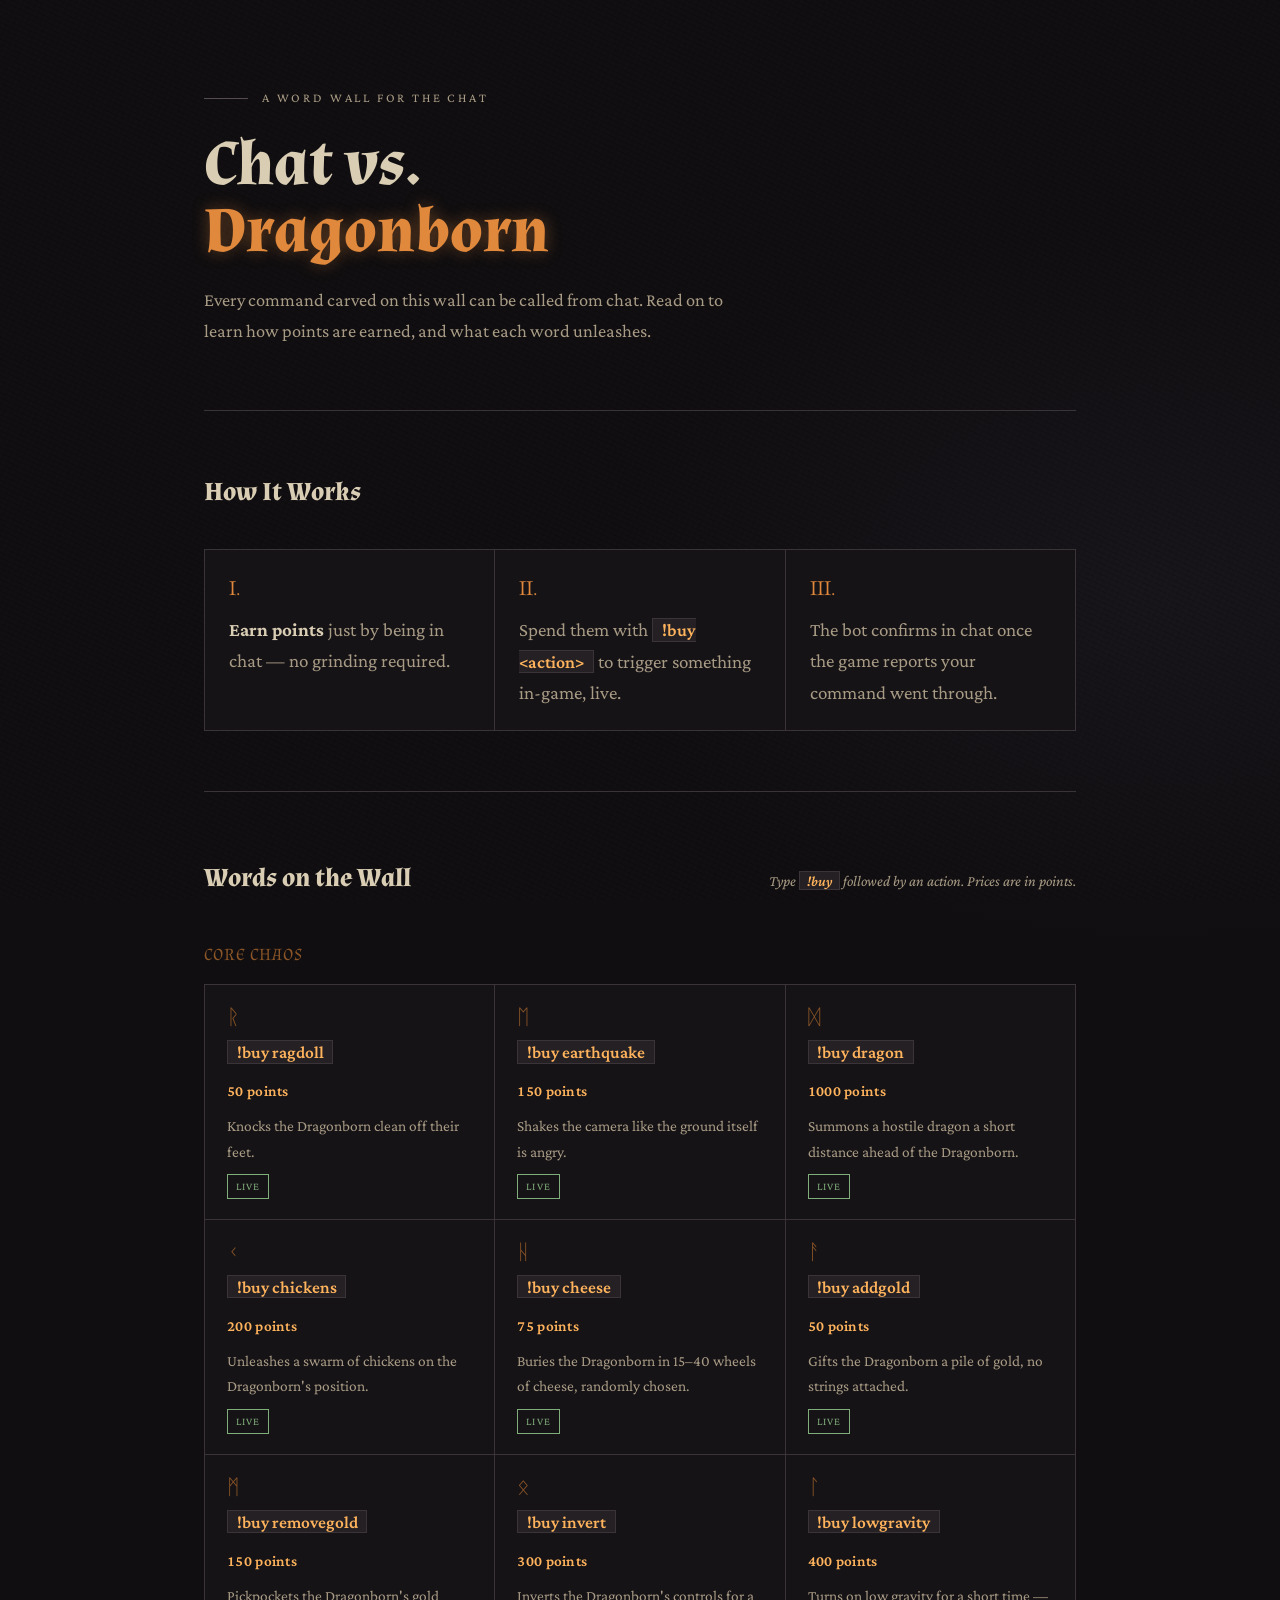
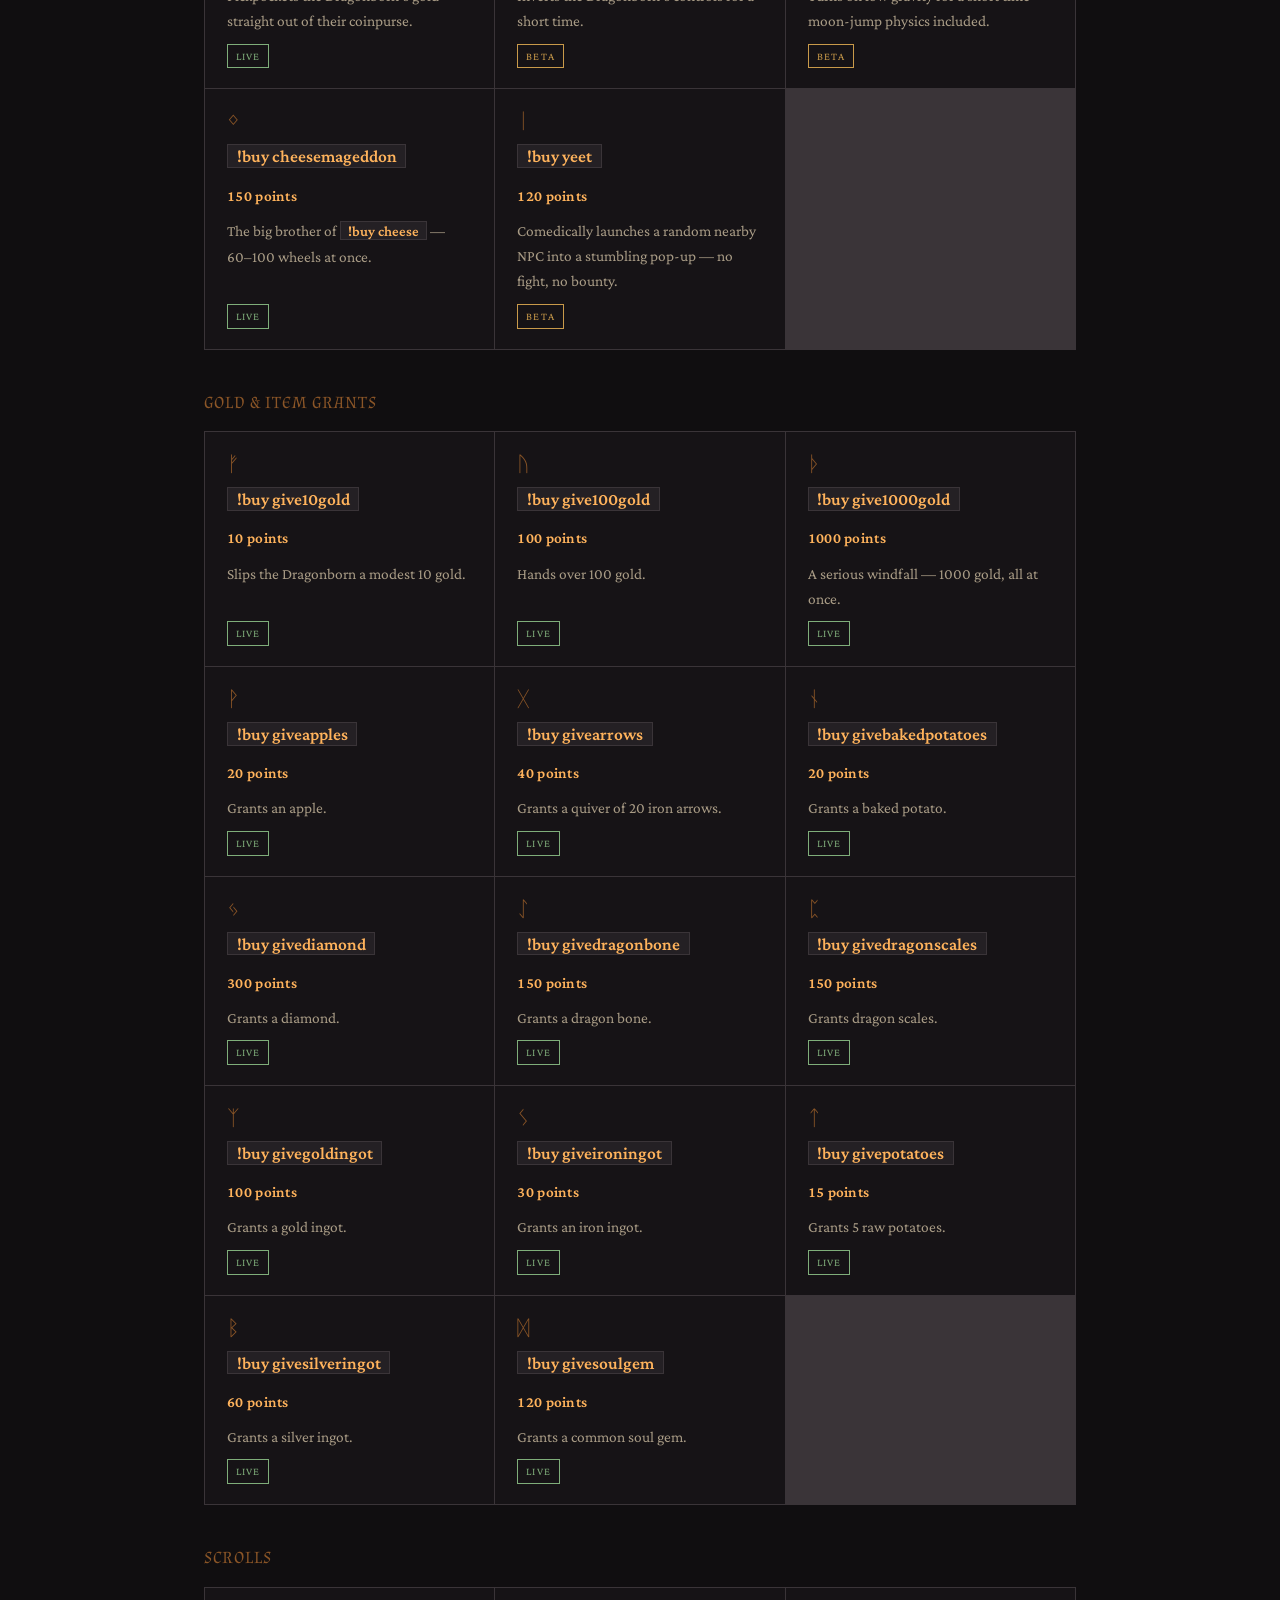
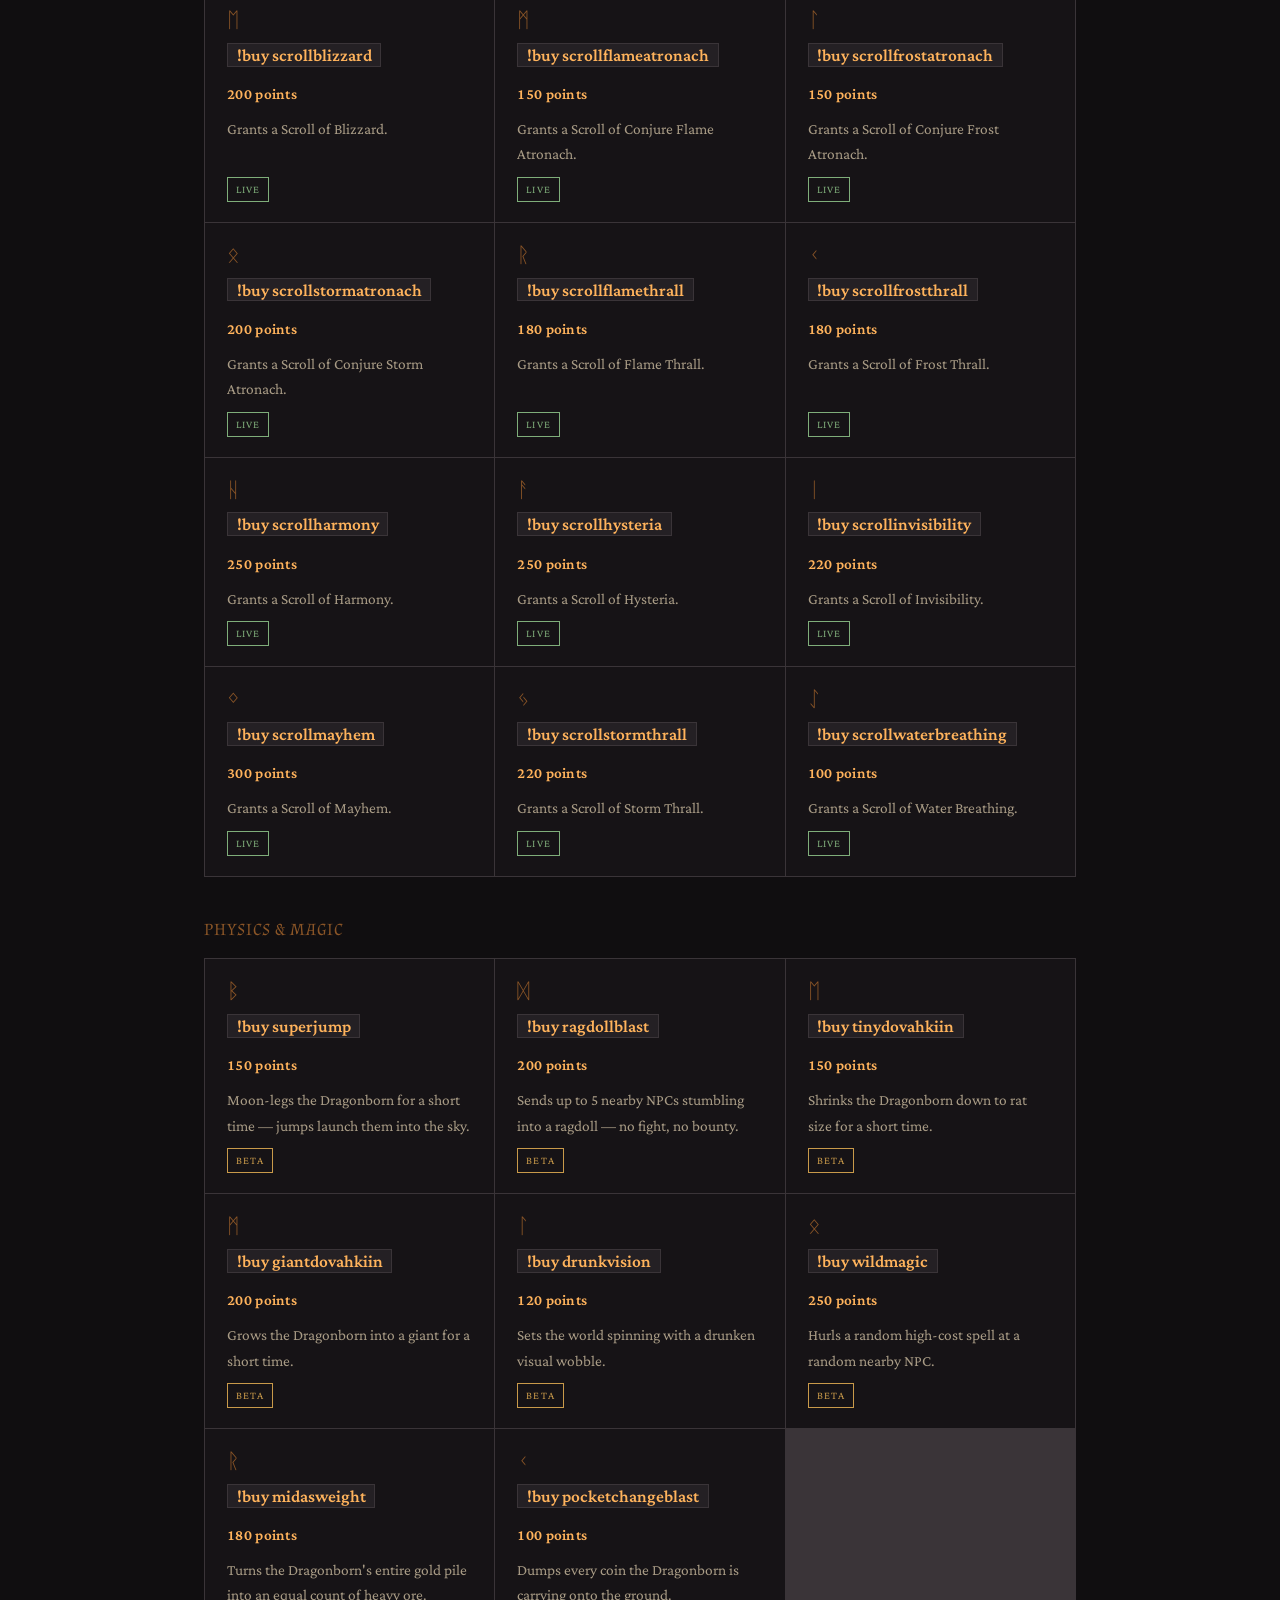
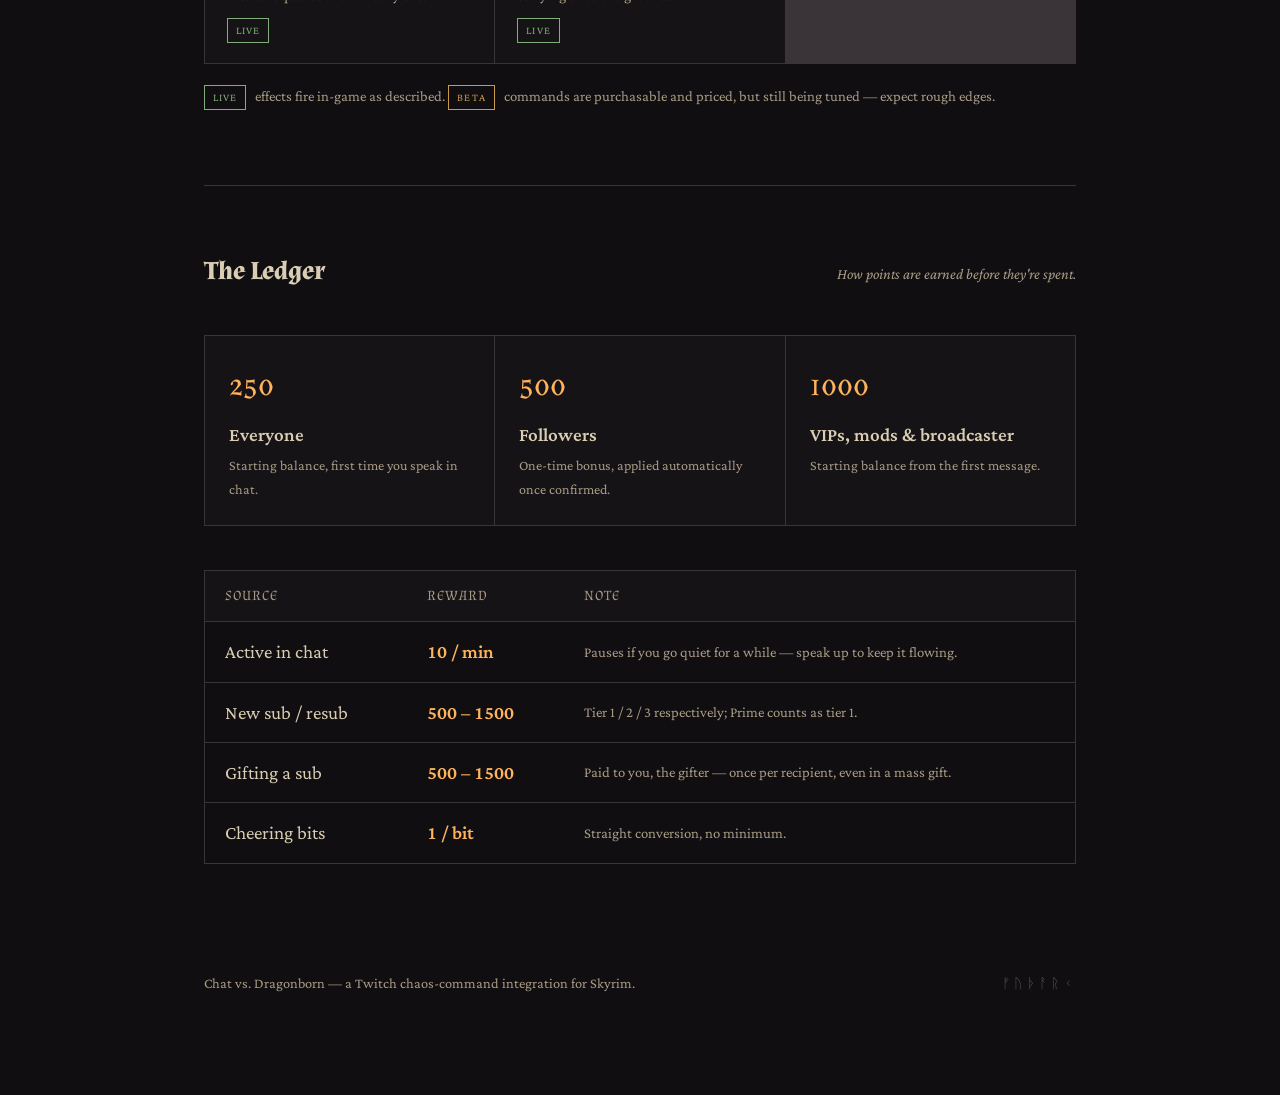
<file: docs/index.html>
<!doctype html>
<html lang="en">
<head>
<meta charset="utf-8">
<meta name="viewport" content="width=device-width, initial-scale=1">
<title>Chat vs. Dragonborn — Commands &amp; Points</title>
<meta name="description" content="Chaos commands and the viewer points economy for the Chat vs. Dragonborn Twitch integration.">
<link rel="icon" href="data:image/svg+xml,<svg xmlns=%22http://www.w3.org/2000/svg%22 viewBox=%220 0 100 100%22><text y=%22.9em%22 font-size=%2290%22>%E1%9A%B1</text></svg>">
<link rel="preconnect" href="https://fonts.googleapis.com">
<link rel="preconnect" href="https://fonts.gstatic.com" crossorigin>
<link href="https://fonts.googleapis.com/css2?family=Almendra:wght@400;700&family=Crimson+Pro:ital,wght@0,400;0,500;0,600;1,400&display=swap" rel="stylesheet">
<style>
  :root{
    --stone-950:#100e10;
    --stone-900:#161316;
    --stone-850:#1b181b;
    --stone-800:#242024;
    --stone-700:#3a3438;
    --stone-600:#544c50;
    --bone:#d9cdb4;
    --bone-dim:#a89b85;
    --ember:#e0883c;
    --ember-bright:#ffb35c;
    --ember-dim:#8a5527;
    --live:#7fae7a;
    --beta:#c99a4a;
  }
  *{ box-sizing:border-box; }
  html{ scroll-behavior:smooth; }
  body{
    margin:0;
    background:
      radial-gradient(1200px 700px at 12% -10%, #201a16 0%, transparent 55%),
      radial-gradient(900px 600px at 90% 10%, #17151a 0%, transparent 60%),
      var(--stone-950);
    color:var(--bone);
    font-family:'Crimson Pro', Georgia, serif;
    font-size:19px;
    line-height:1.65;
  }
  ::selection{ background:var(--ember-dim); color:var(--stone-950); }
  a{ color:var(--ember-bright); text-decoration-color:var(--ember-dim); text-underline-offset:3px; }
  a:focus-visible, button:focus-visible{ outline:2px solid var(--ember-bright); outline-offset:3px; }

  .stone-texture{
    position:fixed; inset:0; pointer-events:none; z-index:0;
    background-image:
      repeating-linear-gradient(115deg, rgba(255,255,255,.012) 0 2px, transparent 2px 6px),
      repeating-linear-gradient(25deg, rgba(0,0,0,.15) 0 1px, transparent 1px 5px);
    mix-blend-mode:overlay;
  }

  .wrap{ position:relative; z-index:1; max-width:920px; margin:0 auto; padding:0 24px 100px; }

  .display{ font-family:'Almendra', Georgia, serif; }

  header.hero{
    padding:88px 0 64px;
    border-bottom:1px solid var(--stone-700);
  }
  .hero-eyebrow{
    display:flex; align-items:center; gap:14px;
    font-size:.8rem; letter-spacing:.22em; text-transform:uppercase;
    color:var(--bone-dim); margin-bottom:22px;
  }
  .hero-eyebrow .rule{ flex:0 0 44px; height:1px; background:var(--stone-600); }
  h1.title{
    font-family:'Almendra', Georgia, serif;
    font-weight:700;
    font-size:clamp(2.4rem, 6vw, 4rem);
    line-height:1.05;
    margin:0 0 20px;
    text-wrap:balance;
    color:var(--bone);
    max-width:14ch;
  }
  h1.title .ignite{
    color:var(--ember);
    text-shadow: 0 0 18px rgba(224,136,60,.0);
    animation: ignite 2.2s ease-out .3s forwards;
  }
  @keyframes ignite{
    0%   { color:var(--bone-dim); text-shadow:0 0 0 rgba(224,136,60,0); }
    55%  { color:var(--ember-bright); text-shadow:0 0 28px rgba(255,179,92,.75), 0 0 6px rgba(255,179,92,.6); }
    100% { color:var(--ember); text-shadow:0 0 16px rgba(224,136,60,.4); }
  }
  @media (prefers-reduced-motion: reduce){
    h1.title .ignite{ animation:none; color:var(--ember); text-shadow:0 0 16px rgba(224,136,60,.4); }
  }
  p.lede{
    max-width:52ch;
    color:var(--bone-dim);
    font-size:1.15rem;
    margin:0;
  }

  section{ padding:60px 0; border-bottom:1px solid var(--stone-700); }
  section:last-of-type{ border-bottom:none; }

  .section-head{
    display:flex; align-items:baseline; justify-content:space-between; gap:24px;
    margin-bottom:34px; flex-wrap:wrap;
  }
  h2.section-title{
    font-family:'Almendra', Georgia, serif;
    font-weight:700;
    font-size:1.65rem;
    color:var(--bone);
    margin:0;
  }
  .section-note{ color:var(--bone-dim); font-size:.95rem; font-style:italic; max-width:36ch; text-align:right; }

  h3.cmd-subhead{
    font-family:'Almendra', Georgia, serif;
    font-weight:400;
    font-size:1.05rem;
    color:var(--ember-dim);
    letter-spacing:.06em;
    text-transform:uppercase;
    margin:40px 0 14px;
  }
  h3.cmd-subhead:first-of-type{ margin-top:0; }

  code{
    font-family:'Crimson Pro', Georgia, serif;
    font-weight:600;
    background:var(--stone-800);
    border:1px solid var(--stone-700);
    color:var(--ember-bright);
    padding:.05em .5em;
    font-size:.94em;
  }

  .steps{
    display:grid; grid-template-columns:repeat(auto-fit, minmax(220px,1fr)); gap:1px;
    background:var(--stone-700);
    border:1px solid var(--stone-700);
  }
  .steps > div{ background:var(--stone-900); padding:22px 24px; }
  .steps .num{
    font-family:'Almendra', Georgia, serif; color:var(--ember); font-size:1.3rem; display:block; margin-bottom:8px;
  }
  .steps p{ margin:0; color:var(--bone-dim); }
  .steps strong{ color:var(--bone); }

  .cmd-grid{
    display:grid;
    grid-template-columns:repeat(auto-fill, minmax(250px, 1fr));
    gap:1px;
    background:var(--stone-700);
    border:1px solid var(--stone-700);
  }
  .cmd-card{
    background:var(--stone-900);
    padding:22px 22px 20px;
    display:flex; flex-direction:column; gap:10px;
  }
  .cmd-card .rune{
    font-size:1.3rem; color:var(--ember-dim); line-height:1;
  }
  .cmd-card .cmd-name{
    font-family:'Almendra', Georgia, serif;
    font-size:1.15rem;
    color:var(--bone);
  }
  .cmd-card .price{
    font-variant-numeric: tabular-nums;
    color:var(--ember-bright);
    font-weight:600;
    font-size:.95rem;
    letter-spacing:.02em;
  }
  .cmd-card .desc{ color:var(--bone-dim); font-size:.96rem; flex:1; }
  .tag{
    align-self:flex-start;
    font-size:.68rem; letter-spacing:.1em; text-transform:uppercase;
    padding:3px 8px 2px;
    border:1px solid currentColor;
  }
  .tag.live{ color:var(--live); }
  .tag.beta{ color:var(--beta); }

  .legend{ color:var(--bone-dim); font-size:.92rem; margin-top:20px; }
  .legend .tag{ display:inline-block; margin-right:6px; vertical-align:middle; }

  .tier-ledger{
    display:grid; grid-template-columns:repeat(auto-fit, minmax(200px,1fr)); gap:1px;
    background:var(--stone-700); border:1px solid var(--stone-700); margin-bottom:44px;
  }
  .tier-ledger > div{ background:var(--stone-900); padding:24px; text-align:left; }
  .tier-ledger .amt{
    font-family:'Almendra', Georgia, serif; font-size:2rem; color:var(--ember-bright);
    font-variant-numeric: tabular-nums; display:block; margin-bottom:6px;
  }
  .tier-ledger .who{ color:var(--bone); font-weight:600; }
  .tier-ledger .cond{ color:var(--bone-dim); font-size:.88rem; margin-top:4px; }

  .ledger-wrap{ overflow-x:auto; border:1px solid var(--stone-700); }
  table.ledger{
    width:100%; border-collapse:collapse; min-width:520px;
  }
  table.ledger th, table.ledger td{
    padding:14px 20px; text-align:left; border-bottom:1px solid var(--stone-700);
  }
  table.ledger thead th{
    font-family:'Almendra', Georgia, serif; font-weight:400;
    color:var(--bone-dim); font-size:.85rem; letter-spacing:.08em; text-transform:uppercase;
    background:var(--stone-900);
  }
  table.ledger tbody{ background:var(--stone-950); }
  table.ledger tr:last-child td{ border-bottom:none; }
  table.ledger td.amount{
    font-variant-numeric: tabular-nums; color:var(--ember-bright); font-weight:600; white-space:nowrap;
  }
  table.ledger td.note{ color:var(--bone-dim); font-size:.92rem; }

  footer{
    padding:48px 0 0;
    color:var(--bone-dim); font-size:.9rem;
    display:flex; justify-content:space-between; align-items:center; gap:16px; flex-wrap:wrap;
  }
  footer .runes{ letter-spacing:.3em; color:var(--stone-600); }
</style>
</head>
<body>
<div class="stone-texture"></div>
<div class="wrap">

  <header class="hero">
    <div class="hero-eyebrow"><span class="rule"></span> a word wall for the chat</div>
    <h1 class="title">Chat vs. <span class="ignite">Dragonborn</span></h1>
    <p class="lede">Every command carved on this wall can be called from chat. Read on to learn how points are earned, and what each word unleashes.</p>
  </header>

  <section id="how-it-works">
    <div class="section-head">
      <h2 class="section-title">How It Works</h2>
    </div>
    <div class="steps">
      <div><span class="num">I.</span><p><strong>Earn points</strong> just by being in chat — no grinding required.</p></div>
      <div><span class="num">II.</span><p>Spend them with <code>!buy &lt;action&gt;</code> to trigger something in-game, live.</p></div>
      <div><span class="num">III.</span><p>The bot confirms in chat once the game reports your command went through.</p></div>
    </div>
  </section>

  <section id="commands">
    <div class="section-head">
      <h2 class="section-title">Words on the Wall</h2>
      <p class="section-note">Type <code>!buy</code> followed by an action. Prices are in points.</p>
    </div>

    <h3 class="cmd-subhead">Core Chaos</h3>
    <div class="cmd-grid">
      <div class="cmd-card">
        <span class="rune">ᚱ</span>
        <div class="cmd-name"><code>!buy ragdoll</code></div>
        <div class="price">50 points</div>
        <div class="desc">Knocks the Dragonborn clean off their feet.</div>
        <span class="tag live">Live</span>
      </div>
      <div class="cmd-card">
        <span class="rune">ᛖ</span>
        <div class="cmd-name"><code>!buy earthquake</code></div>
        <div class="price">150 points</div>
        <div class="desc">Shakes the camera like the ground itself is angry.</div>
        <span class="tag live">Live</span>
      </div>
      <div class="cmd-card">
        <span class="rune">ᛞ</span>
        <div class="cmd-name"><code>!buy dragon</code></div>
        <div class="price">1000 points</div>
        <div class="desc">Summons a hostile dragon a short distance ahead of the Dragonborn.</div>
        <span class="tag live">Live</span>
      </div>
      <div class="cmd-card">
        <span class="rune">ᚲ</span>
        <div class="cmd-name"><code>!buy chickens</code></div>
        <div class="price">200 points</div>
        <div class="desc">Unleashes a swarm of chickens on the Dragonborn's position.</div>
        <span class="tag live">Live</span>
      </div>
      <div class="cmd-card">
        <span class="rune">ᚺ</span>
        <div class="cmd-name"><code>!buy cheese</code></div>
        <div class="price">75 points</div>
        <div class="desc">Buries the Dragonborn in 15–40 wheels of cheese, randomly chosen.</div>
        <span class="tag live">Live</span>
      </div>
      <div class="cmd-card">
        <span class="rune">ᚨ</span>
        <div class="cmd-name"><code>!buy addgold</code></div>
        <div class="price">50 points</div>
        <div class="desc">Gifts the Dragonborn a pile of gold, no strings attached.</div>
        <span class="tag live">Live</span>
      </div>
      <div class="cmd-card">
        <span class="rune">ᛗ</span>
        <div class="cmd-name"><code>!buy removegold</code></div>
        <div class="price">150 points</div>
        <div class="desc">Pickpockets the Dragonborn's gold straight out of their coinpurse.</div>
        <span class="tag live">Live</span>
      </div>
      <div class="cmd-card">
        <span class="rune">ᛟ</span>
        <div class="cmd-name"><code>!buy invert</code></div>
        <div class="price">300 points</div>
        <div class="desc">Inverts the Dragonborn's controls for a short time.</div>
        <span class="tag beta">Beta</span>
      </div>
      <div class="cmd-card">
        <span class="rune">ᛚ</span>
        <div class="cmd-name"><code>!buy lowgravity</code></div>
        <div class="price">400 points</div>
        <div class="desc">Turns on low gravity for a short time — moon-jump physics included.</div>
        <span class="tag beta">Beta</span>
      </div>
      <div class="cmd-card">
        <span class="rune">ᛜ</span>
        <div class="cmd-name"><code>!buy cheesemageddon</code></div>
        <div class="price">150 points</div>
        <div class="desc">The big brother of <code>!buy cheese</code> — 60–100 wheels at once.</div>
        <span class="tag live">Live</span>
      </div>
      <div class="cmd-card">
        <span class="rune">ᛁ</span>
        <div class="cmd-name"><code>!buy yeet</code></div>
        <div class="price">120 points</div>
        <div class="desc">Comedically launches a random nearby NPC into a stumbling pop-up — no fight, no bounty.</div>
        <span class="tag beta">Beta</span>
      </div>
    </div>

    <h3 class="cmd-subhead">Gold &amp; Item Grants</h3>
    <div class="cmd-grid">
      <div class="cmd-card">
        <span class="rune">ᚠ</span>
        <div class="cmd-name"><code>!buy give10gold</code></div>
        <div class="price">10 points</div>
        <div class="desc">Slips the Dragonborn a modest 10 gold.</div>
        <span class="tag live">Live</span>
      </div>
      <div class="cmd-card">
        <span class="rune">ᚢ</span>
        <div class="cmd-name"><code>!buy give100gold</code></div>
        <div class="price">100 points</div>
        <div class="desc">Hands over 100 gold.</div>
        <span class="tag live">Live</span>
      </div>
      <div class="cmd-card">
        <span class="rune">ᚦ</span>
        <div class="cmd-name"><code>!buy give1000gold</code></div>
        <div class="price">1000 points</div>
        <div class="desc">A serious windfall — 1000 gold, all at once.</div>
        <span class="tag live">Live</span>
      </div>
      <div class="cmd-card">
        <span class="rune">ᚹ</span>
        <div class="cmd-name"><code>!buy giveapples</code></div>
        <div class="price">20 points</div>
        <div class="desc">Grants an apple.</div>
        <span class="tag live">Live</span>
      </div>
      <div class="cmd-card">
        <span class="rune">ᚷ</span>
        <div class="cmd-name"><code>!buy givearrows</code></div>
        <div class="price">40 points</div>
        <div class="desc">Grants a quiver of 20 iron arrows.</div>
        <span class="tag live">Live</span>
      </div>
      <div class="cmd-card">
        <span class="rune">ᚾ</span>
        <div class="cmd-name"><code>!buy givebakedpotatoes</code></div>
        <div class="price">20 points</div>
        <div class="desc">Grants a baked potato.</div>
        <span class="tag live">Live</span>
      </div>
      <div class="cmd-card">
        <span class="rune">ᛃ</span>
        <div class="cmd-name"><code>!buy givediamond</code></div>
        <div class="price">300 points</div>
        <div class="desc">Grants a diamond.</div>
        <span class="tag live">Live</span>
      </div>
      <div class="cmd-card">
        <span class="rune">ᛇ</span>
        <div class="cmd-name"><code>!buy givedragonbone</code></div>
        <div class="price">150 points</div>
        <div class="desc">Grants a dragon bone.</div>
        <span class="tag live">Live</span>
      </div>
      <div class="cmd-card">
        <span class="rune">ᛈ</span>
        <div class="cmd-name"><code>!buy givedragonscales</code></div>
        <div class="price">150 points</div>
        <div class="desc">Grants dragon scales.</div>
        <span class="tag live">Live</span>
      </div>
      <div class="cmd-card">
        <span class="rune">ᛉ</span>
        <div class="cmd-name"><code>!buy givegoldingot</code></div>
        <div class="price">100 points</div>
        <div class="desc">Grants a gold ingot.</div>
        <span class="tag live">Live</span>
      </div>
      <div class="cmd-card">
        <span class="rune">ᛊ</span>
        <div class="cmd-name"><code>!buy giveironingot</code></div>
        <div class="price">30 points</div>
        <div class="desc">Grants an iron ingot.</div>
        <span class="tag live">Live</span>
      </div>
      <div class="cmd-card">
        <span class="rune">ᛏ</span>
        <div class="cmd-name"><code>!buy givepotatoes</code></div>
        <div class="price">15 points</div>
        <div class="desc">Grants 5 raw potatoes.</div>
        <span class="tag live">Live</span>
      </div>
      <div class="cmd-card">
        <span class="rune">ᛒ</span>
        <div class="cmd-name"><code>!buy givesilveringot</code></div>
        <div class="price">60 points</div>
        <div class="desc">Grants a silver ingot.</div>
        <span class="tag live">Live</span>
      </div>
      <div class="cmd-card">
        <span class="rune">ᛞ</span>
        <div class="cmd-name"><code>!buy givesoulgem</code></div>
        <div class="price">120 points</div>
        <div class="desc">Grants a common soul gem.</div>
        <span class="tag live">Live</span>
      </div>
    </div>

    <h3 class="cmd-subhead">Scrolls</h3>
    <div class="cmd-grid">
      <div class="cmd-card">
        <span class="rune">ᛖ</span>
        <div class="cmd-name"><code>!buy scrollblizzard</code></div>
        <div class="price">200 points</div>
        <div class="desc">Grants a Scroll of Blizzard.</div>
        <span class="tag live">Live</span>
      </div>
      <div class="cmd-card">
        <span class="rune">ᛗ</span>
        <div class="cmd-name"><code>!buy scrollflameatronach</code></div>
        <div class="price">150 points</div>
        <div class="desc">Grants a Scroll of Conjure Flame Atronach.</div>
        <span class="tag live">Live</span>
      </div>
      <div class="cmd-card">
        <span class="rune">ᛚ</span>
        <div class="cmd-name"><code>!buy scrollfrostatronach</code></div>
        <div class="price">150 points</div>
        <div class="desc">Grants a Scroll of Conjure Frost Atronach.</div>
        <span class="tag live">Live</span>
      </div>
      <div class="cmd-card">
        <span class="rune">ᛟ</span>
        <div class="cmd-name"><code>!buy scrollstormatronach</code></div>
        <div class="price">200 points</div>
        <div class="desc">Grants a Scroll of Conjure Storm Atronach.</div>
        <span class="tag live">Live</span>
      </div>
      <div class="cmd-card">
        <span class="rune">ᚱ</span>
        <div class="cmd-name"><code>!buy scrollflamethrall</code></div>
        <div class="price">180 points</div>
        <div class="desc">Grants a Scroll of Flame Thrall.</div>
        <span class="tag live">Live</span>
      </div>
      <div class="cmd-card">
        <span class="rune">ᚲ</span>
        <div class="cmd-name"><code>!buy scrollfrostthrall</code></div>
        <div class="price">180 points</div>
        <div class="desc">Grants a Scroll of Frost Thrall.</div>
        <span class="tag live">Live</span>
      </div>
      <div class="cmd-card">
        <span class="rune">ᚺ</span>
        <div class="cmd-name"><code>!buy scrollharmony</code></div>
        <div class="price">250 points</div>
        <div class="desc">Grants a Scroll of Harmony.</div>
        <span class="tag live">Live</span>
      </div>
      <div class="cmd-card">
        <span class="rune">ᚨ</span>
        <div class="cmd-name"><code>!buy scrollhysteria</code></div>
        <div class="price">250 points</div>
        <div class="desc">Grants a Scroll of Hysteria.</div>
        <span class="tag live">Live</span>
      </div>
      <div class="cmd-card">
        <span class="rune">ᛁ</span>
        <div class="cmd-name"><code>!buy scrollinvisibility</code></div>
        <div class="price">220 points</div>
        <div class="desc">Grants a Scroll of Invisibility.</div>
        <span class="tag live">Live</span>
      </div>
      <div class="cmd-card">
        <span class="rune">ᛜ</span>
        <div class="cmd-name"><code>!buy scrollmayhem</code></div>
        <div class="price">300 points</div>
        <div class="desc">Grants a Scroll of Mayhem.</div>
        <span class="tag live">Live</span>
      </div>
      <div class="cmd-card">
        <span class="rune">ᛃ</span>
        <div class="cmd-name"><code>!buy scrollstormthrall</code></div>
        <div class="price">220 points</div>
        <div class="desc">Grants a Scroll of Storm Thrall.</div>
        <span class="tag live">Live</span>
      </div>
      <div class="cmd-card">
        <span class="rune">ᛇ</span>
        <div class="cmd-name"><code>!buy scrollwaterbreathing</code></div>
        <div class="price">100 points</div>
        <div class="desc">Grants a Scroll of Water Breathing.</div>
        <span class="tag live">Live</span>
      </div>
    </div>

    <h3 class="cmd-subhead">Physics &amp; Magic</h3>
    <div class="cmd-grid">
      <div class="cmd-card">
        <span class="rune">ᛒ</span>
        <div class="cmd-name"><code>!buy superjump</code></div>
        <div class="price">150 points</div>
        <div class="desc">Moon-legs the Dragonborn for a short time — jumps launch them into the sky.</div>
        <span class="tag beta">Beta</span>
      </div>
      <div class="cmd-card">
        <span class="rune">ᛞ</span>
        <div class="cmd-name"><code>!buy ragdollblast</code></div>
        <div class="price">200 points</div>
        <div class="desc">Sends up to 5 nearby NPCs stumbling into a ragdoll — no fight, no bounty.</div>
        <span class="tag beta">Beta</span>
      </div>
      <div class="cmd-card">
        <span class="rune">ᛖ</span>
        <div class="cmd-name"><code>!buy tinydovahkiin</code></div>
        <div class="price">150 points</div>
        <div class="desc">Shrinks the Dragonborn down to rat size for a short time.</div>
        <span class="tag beta">Beta</span>
      </div>
      <div class="cmd-card">
        <span class="rune">ᛗ</span>
        <div class="cmd-name"><code>!buy giantdovahkiin</code></div>
        <div class="price">200 points</div>
        <div class="desc">Grows the Dragonborn into a giant for a short time.</div>
        <span class="tag beta">Beta</span>
      </div>
      <div class="cmd-card">
        <span class="rune">ᛚ</span>
        <div class="cmd-name"><code>!buy drunkvision</code></div>
        <div class="price">120 points</div>
        <div class="desc">Sets the world spinning with a drunken visual wobble.</div>
        <span class="tag beta">Beta</span>
      </div>
      <div class="cmd-card">
        <span class="rune">ᛟ</span>
        <div class="cmd-name"><code>!buy wildmagic</code></div>
        <div class="price">250 points</div>
        <div class="desc">Hurls a random high-cost spell at a random nearby NPC.</div>
        <span class="tag beta">Beta</span>
      </div>
      <div class="cmd-card">
        <span class="rune">ᚱ</span>
        <div class="cmd-name"><code>!buy midasweight</code></div>
        <div class="price">180 points</div>
        <div class="desc">Turns the Dragonborn's entire gold pile into an equal count of heavy ore.</div>
        <span class="tag live">Live</span>
      </div>
      <div class="cmd-card">
        <span class="rune">ᚲ</span>
        <div class="cmd-name"><code>!buy pocketchangeblast</code></div>
        <div class="price">100 points</div>
        <div class="desc">Dumps every coin the Dragonborn is carrying onto the ground.</div>
        <span class="tag live">Live</span>
      </div>
    </div>

    <p class="legend"><span class="tag live">Live</span> effects fire in-game as described. <span class="tag beta">Beta</span> commands are purchasable and priced, but still being tuned — expect rough edges.</p>
  </section>

  <section id="points">
    <div class="section-head">
      <h2 class="section-title">The Ledger</h2>
      <p class="section-note">How points are earned before they're spent.</p>
    </div>

    <div class="tier-ledger">
      <div>
        <span class="amt">250</span>
        <div class="who">Everyone</div>
        <div class="cond">Starting balance, first time you speak in chat.</div>
      </div>
      <div>
        <span class="amt">500</span>
        <div class="who">Followers</div>
        <div class="cond">One-time bonus, applied automatically once confirmed.</div>
      </div>
      <div>
        <span class="amt">1000</span>
        <div class="who">VIPs, mods &amp; broadcaster</div>
        <div class="cond">Starting balance from the first message.</div>
      </div>
    </div>

    <div class="ledger-wrap">
      <table class="ledger">
        <thead>
          <tr><th>Source</th><th>Reward</th><th>Note</th></tr>
        </thead>
        <tbody>
          <tr>
            <td>Active in chat</td>
            <td class="amount">10 / min</td>
            <td class="note">Pauses if you go quiet for a while — speak up to keep it flowing.</td>
          </tr>
          <tr>
            <td>New sub / resub</td>
            <td class="amount">500 – 1500</td>
            <td class="note">Tier 1 / 2 / 3 respectively; Prime counts as tier 1.</td>
          </tr>
          <tr>
            <td>Gifting a sub</td>
            <td class="amount">500 – 1500</td>
            <td class="note">Paid to you, the gifter — once per recipient, even in a mass gift.</td>
          </tr>
          <tr>
            <td>Cheering bits</td>
            <td class="amount">1 / bit</td>
            <td class="note">Straight conversion, no minimum.</td>
          </tr>
        </tbody>
      </table>
    </div>
  </section>

  <footer>
    <div>Chat vs. Dragonborn — a Twitch chaos-command integration for Skyrim.</div>
    <div class="runes">ᚠᚢᚦᚨᚱᚲ</div>
  </footer>

</div>
</body>
</html>
</file>
